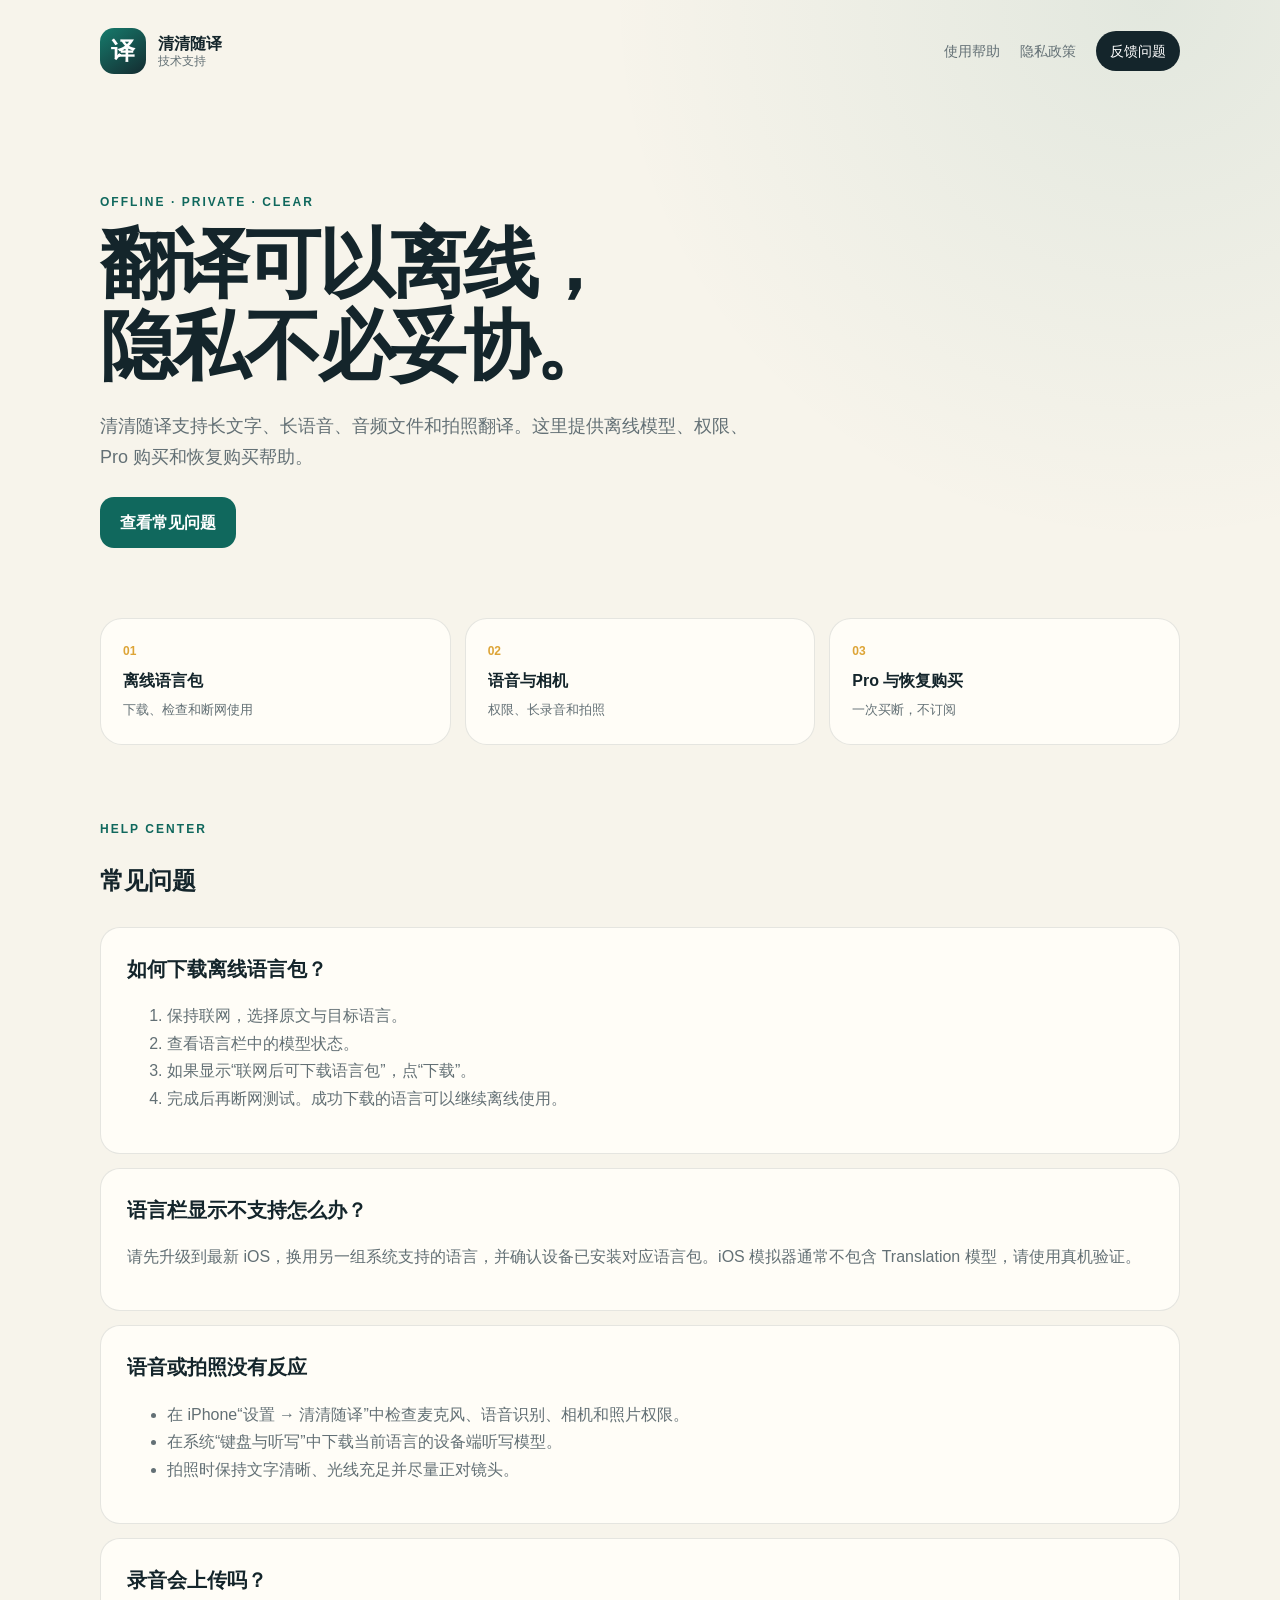
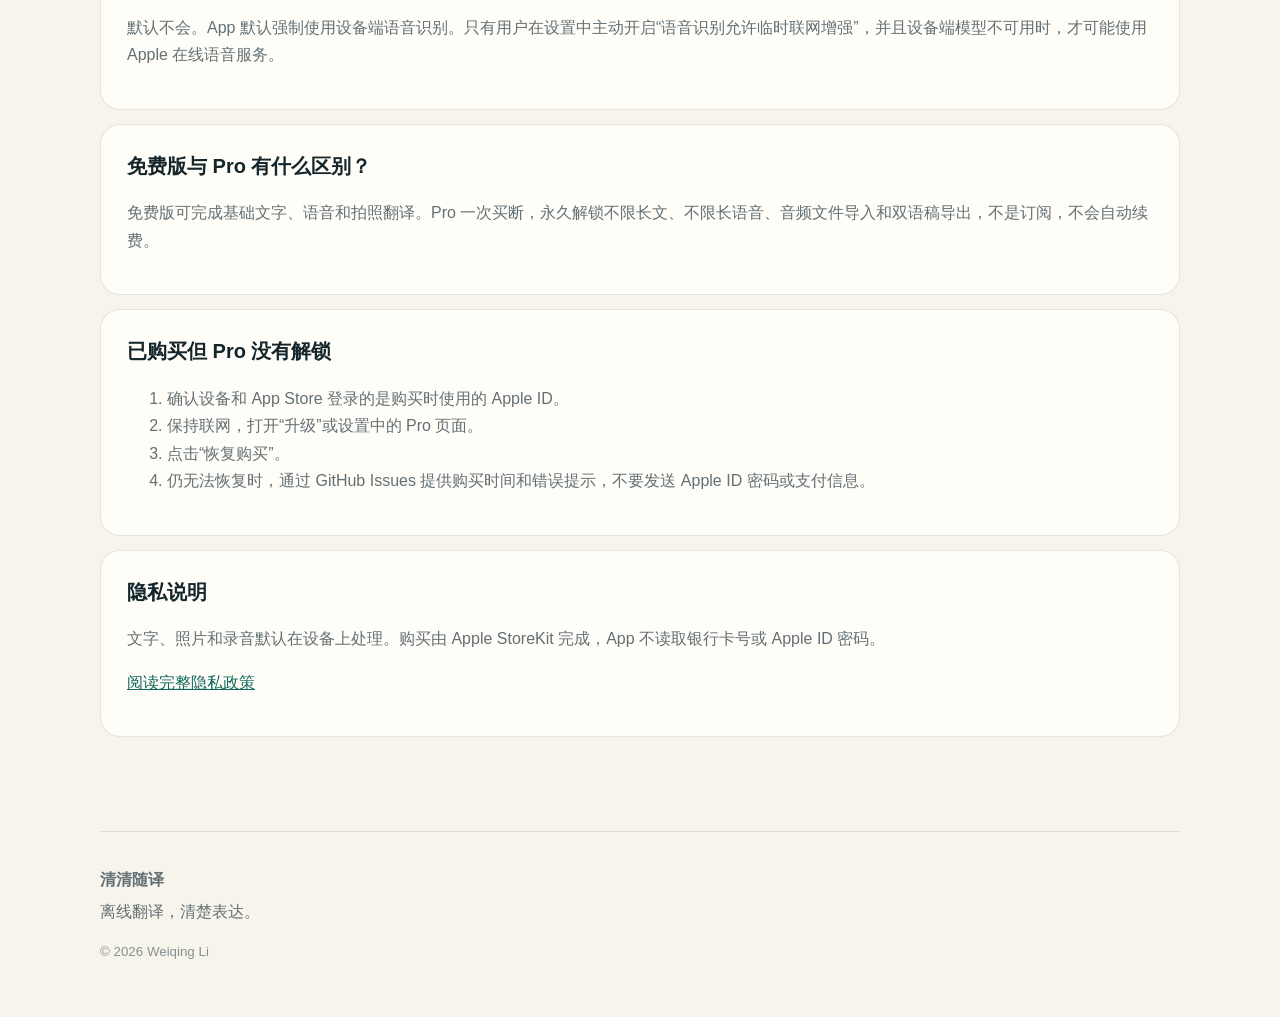
<file: index.html>
<!doctype html>
<html lang="zh-CN">
<head>
  <meta charset="utf-8">
  <meta name="viewport" content="width=device-width, initial-scale=1">
  <meta name="description" content="清清随译离线翻译 App 的技术支持、常见问题和购买恢复帮助。">
  <title>清清随译 - 技术支持</title>
  <link rel="stylesheet" href="styles.css">
</head>
<body>
  <header>
    <a class="brand" href="index.html">
      <span class="mark">译</span>
      <span><strong>清清随译</strong><small>技术支持</small></span>
    </a>
    <nav>
      <a href="#help">使用帮助</a>
      <a href="privacy.html">隐私政策</a>
      <a class="contact" href="https://github.com/ktn4sgrtgc-gif/qingqingsuiyi-support/issues">反馈问题</a>
    </nav>
  </header>

  <main>
    <section class="hero">
      <p class="eyebrow">OFFLINE · PRIVATE · CLEAR</p>
      <h1>翻译可以离线，<br>隐私不必妥协。</h1>
      <p class="lead">清清随译支持长文字、长语音、音频文件和拍照翻译。这里提供离线模型、权限、Pro 购买和恢复购买帮助。</p>
      <a class="button" href="#help">查看常见问题</a>
    </section>

    <section class="grid">
      <a href="#offline"><span>01</span><strong>离线语言包</strong><small>下载、检查和断网使用</small></a>
      <a href="#speech"><span>02</span><strong>语音与相机</strong><small>权限、长录音和拍照</small></a>
      <a href="#pro"><span>03</span><strong>Pro 与恢复购买</strong><small>一次买断，不订阅</small></a>
    </section>

    <section id="help" class="content">
      <div class="heading">
        <p class="eyebrow">HELP CENTER</p>
        <h2>常见问题</h2>
      </div>

      <article id="offline">
        <h3>如何下载离线语言包？</h3>
        <ol>
          <li>保持联网，选择原文与目标语言。</li>
          <li>查看语言栏中的模型状态。</li>
          <li>如果显示“联网后可下载语言包”，点“下载”。</li>
          <li>完成后再断网测试。成功下载的语言可以继续离线使用。</li>
        </ol>
      </article>

      <article>
        <h3>语言栏显示不支持怎么办？</h3>
        <p>请先升级到最新 iOS，换用另一组系统支持的语言，并确认设备已安装对应语言包。iOS 模拟器通常不包含 Translation 模型，请使用真机验证。</p>
      </article>

      <article id="speech">
        <h3>语音或拍照没有反应</h3>
        <ul>
          <li>在 iPhone“设置 → 清清随译”中检查麦克风、语音识别、相机和照片权限。</li>
          <li>在系统“键盘与听写”中下载当前语言的设备端听写模型。</li>
          <li>拍照时保持文字清晰、光线充足并尽量正对镜头。</li>
        </ul>
      </article>

      <article>
        <h3>录音会上传吗？</h3>
        <p>默认不会。App 默认强制使用设备端语音识别。只有用户在设置中主动开启“语音识别允许临时联网增强”，并且设备端模型不可用时，才可能使用 Apple 在线语音服务。</p>
      </article>

      <article id="pro">
        <h3>免费版与 Pro 有什么区别？</h3>
        <p>免费版可完成基础文字、语音和拍照翻译。Pro 一次买断，永久解锁不限长文、不限长语音、音频文件导入和双语稿导出，不是订阅，不会自动续费。</p>
      </article>

      <article>
        <h3>已购买但 Pro 没有解锁</h3>
        <ol>
          <li>确认设备和 App Store 登录的是购买时使用的 Apple ID。</li>
          <li>保持联网，打开“升级”或设置中的 Pro 页面。</li>
          <li>点击“恢复购买”。</li>
          <li>仍无法恢复时，通过 GitHub Issues 提供购买时间和错误提示，不要发送 Apple ID 密码或支付信息。</li>
        </ol>
      </article>

      <article>
        <h3>隐私说明</h3>
        <p>文字、照片和录音默认在设备上处理。购买由 Apple StoreKit 完成，App 不读取银行卡号或 Apple ID 密码。</p>
        <p><a href="privacy.html">阅读完整隐私政策</a></p>
      </article>
    </section>
  </main>

  <footer>
    <strong>清清随译</strong>
    <p>离线翻译，清楚表达。</p>
    <small>© 2026 Weiqing Li</small>
  </footer>
</body>
</html>
</file>
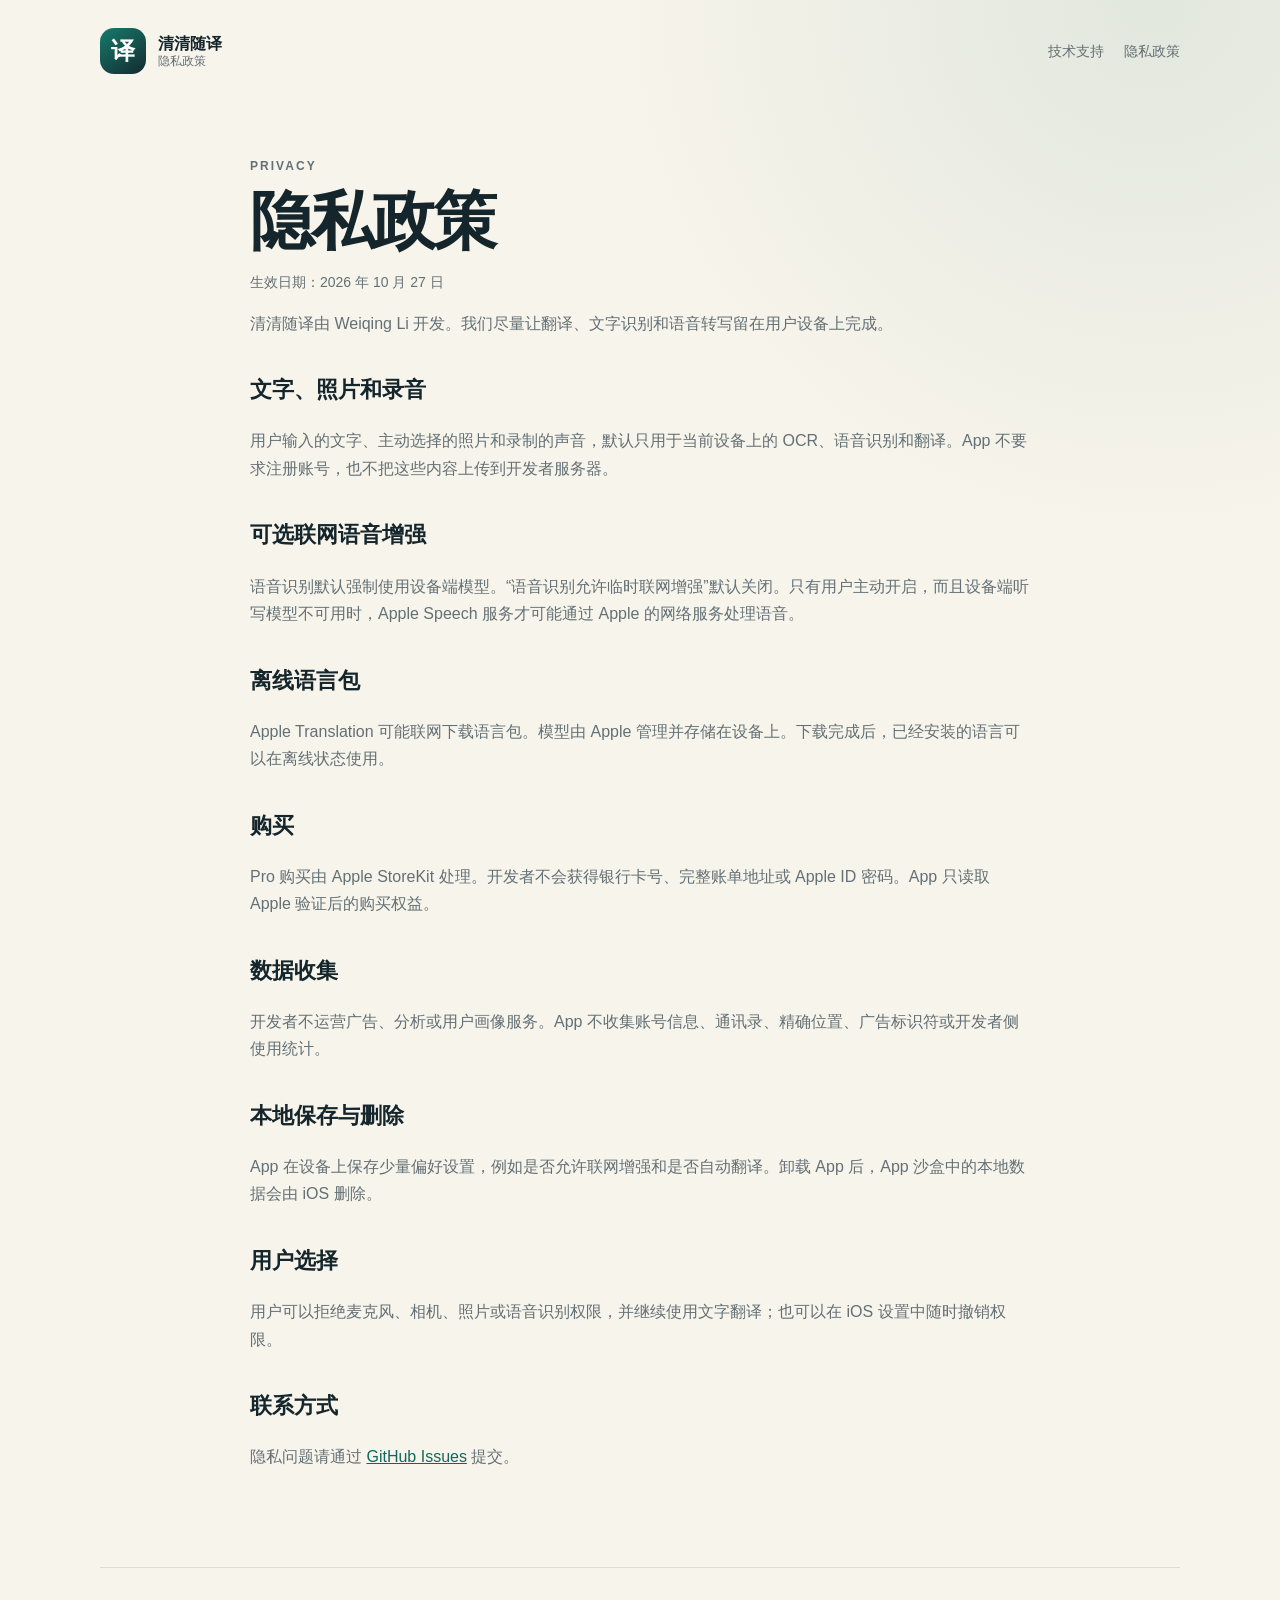
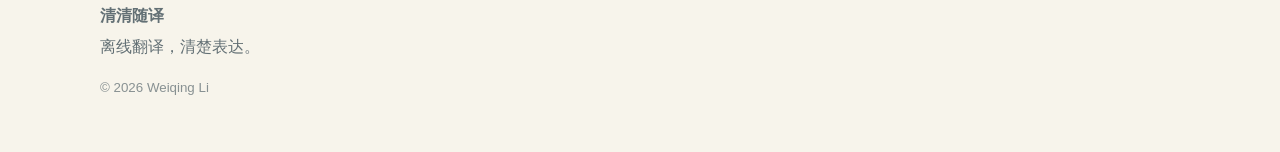
<file: privacy.html>
<!doctype html>
<html lang="zh-CN">
<head>
  <meta charset="utf-8">
  <meta name="viewport" content="width=device-width, initial-scale=1">
  <meta name="description" content="清清随译隐私政策。">
  <title>清清随译 - 隐私政策</title>
  <link rel="stylesheet" href="styles.css">
</head>
<body>
  <header>
    <a class="brand" href="index.html">
      <span class="mark">译</span>
      <span><strong>清清随译</strong><small>隐私政策</small></span>
    </a>
    <nav><a href="index.html">技术支持</a><a href="privacy.html">隐私政策</a></nav>
  </header>

  <main class="content policy">
    <p class="eyebrow">PRIVACY</p>
    <h1>隐私政策</h1>
    <p class="date">生效日期：2026 年 10 月 27 日</p>

    <p>清清随译由 Weiqing Li 开发。我们尽量让翻译、文字识别和语音转写留在用户设备上完成。</p>

    <h2>文字、照片和录音</h2>
    <p>用户输入的文字、主动选择的照片和录制的声音，默认只用于当前设备上的 OCR、语音识别和翻译。App 不要求注册账号，也不把这些内容上传到开发者服务器。</p>

    <h2>可选联网语音增强</h2>
    <p>语音识别默认强制使用设备端模型。“语音识别允许临时联网增强”默认关闭。只有用户主动开启，而且设备端听写模型不可用时，Apple Speech 服务才可能通过 Apple 的网络服务处理语音。</p>

    <h2>离线语言包</h2>
    <p>Apple Translation 可能联网下载语言包。模型由 Apple 管理并存储在设备上。下载完成后，已经安装的语言可以在离线状态使用。</p>

    <h2>购买</h2>
    <p>Pro 购买由 Apple StoreKit 处理。开发者不会获得银行卡号、完整账单地址或 Apple ID 密码。App 只读取 Apple 验证后的购买权益。</p>

    <h2>数据收集</h2>
    <p>开发者不运营广告、分析或用户画像服务。App 不收集账号信息、通讯录、精确位置、广告标识符或开发者侧使用统计。</p>

    <h2>本地保存与删除</h2>
    <p>App 在设备上保存少量偏好设置，例如是否允许联网增强和是否自动翻译。卸载 App 后，App 沙盒中的本地数据会由 iOS 删除。</p>

    <h2>用户选择</h2>
    <p>用户可以拒绝麦克风、相机、照片或语音识别权限，并继续使用文字翻译；也可以在 iOS 设置中随时撤销权限。</p>

    <h2>联系方式</h2>
    <p>隐私问题请通过 <a href="https://github.com/ktn4sgrtgc-gif/qingqingsuiyi-support/issues">GitHub Issues</a> 提交。</p>
  </main>

  <footer>
    <strong>清清随译</strong>
    <p>离线翻译，清楚表达。</p>
    <small>© 2026 Weiqing Li</small>
  </footer>
</body>
</html>
</file>
<file: styles.css>
:root {
  color-scheme: light;
  --ink: #14252b;
  --muted: #637075;
  --paper: #f7f4eb;
  --card: #fffdf7;
  --jade: #10685d;
  --jade-soft: #d4e9df;
  --amber: #dda436;
  --line: rgba(20, 37, 43, .11);
}

* { box-sizing: border-box; }

body {
  margin: 0;
  color: var(--ink);
  background:
    radial-gradient(circle at 90% 0, rgba(16,104,93,.09), transparent 34rem),
    var(--paper);
  font-family: -apple-system, BlinkMacSystemFont, "PingFang SC", "Hiragino Sans GB", sans-serif;
  line-height: 1.72;
}

a { color: var(--jade); }

header {
  width: min(1080px, calc(100% - 40px));
  margin: 0 auto;
  padding: 28px 0;
  display: flex;
  align-items: center;
  justify-content: space-between;
  gap: 24px;
}

.brand {
  display: flex;
  align-items: center;
  gap: 12px;
  color: var(--ink);
  text-decoration: none;
}

.brand span:last-child { display: grid; line-height: 1.25; }
.brand small { color: var(--muted); font-size: 12px; }

.mark {
  width: 46px;
  height: 46px;
  display: grid;
  place-items: center;
  border-radius: 14px;
  color: white;
  background: linear-gradient(145deg, #167b6c, #142b30);
  font-size: 24px;
  font-weight: 700;
}

nav { display: flex; gap: 20px; align-items: center; }
nav a { color: var(--muted); text-decoration: none; font-size: 14px; }
nav .contact { color: white; background: var(--ink); padding: 8px 14px; border-radius: 999px; }

main { width: min(1080px, calc(100% - 40px)); margin: 0 auto; }

.hero {
  padding: 90px 0 70px;
  max-width: 760px;
}

.eyebrow {
  margin: 0 0 10px;
  color: var(--jade);
  font-size: 12px;
  font-weight: 800;
  letter-spacing: .17em;
}

h1 {
  margin: 0;
  font-size: clamp(42px, 7vw, 76px);
  line-height: 1.08;
  letter-spacing: -.045em;
}

.lead {
  margin: 24px 0;
  color: var(--muted);
  font-size: 18px;
  max-width: 650px;
}

.button {
  display: inline-block;
  padding: 12px 20px;
  border-radius: 14px;
  color: white;
  background: var(--jade);
  text-decoration: none;
  font-weight: 700;
}

.grid {
  display: grid;
  grid-template-columns: repeat(3, 1fr);
  gap: 14px;
  margin-bottom: 74px;
}

.grid a {
  display: grid;
  gap: 5px;
  padding: 22px;
  color: var(--ink);
  background: var(--card);
  border: 1px solid var(--line);
  border-radius: 22px;
  text-decoration: none;
}

.grid span { color: var(--amber); font-weight: 800; font-size: 12px; }
.grid small { color: var(--muted); }

.content { padding-bottom: 80px; }
.heading { margin-bottom: 26px; }

article {
  margin: 0 0 14px;
  padding: 24px 26px;
  background: var(--card);
  border: 1px solid var(--line);
  border-radius: 20px;
}

article h3 { margin: 0 0 10px; font-size: 20px; }
article p, article li { color: var(--muted); }

.policy { max-width: 780px; padding-top: 54px; }
.policy h1 { font-size: clamp(38px, 7vw, 64px); }
.policy h2 { margin-top: 34px; font-size: 22px; }
.policy p { color: var(--muted); }
.date { font-size: 14px; }

footer {
  width: min(1080px, calc(100% - 40px));
  margin: 0 auto;
  padding: 34px 0 52px;
  border-top: 1px solid var(--line);
  color: var(--muted);
}

footer p { margin: 4px 0 12px; }
footer small { opacity: .75; }

@media (max-width: 700px) {
  header { align-items: flex-start; }
  nav a:not(.contact) { display: none; }
  .hero { padding: 58px 0 48px; }
  .grid { grid-template-columns: 1fr; margin-bottom: 52px; }
  article { padding: 21px; }
}
</file>
